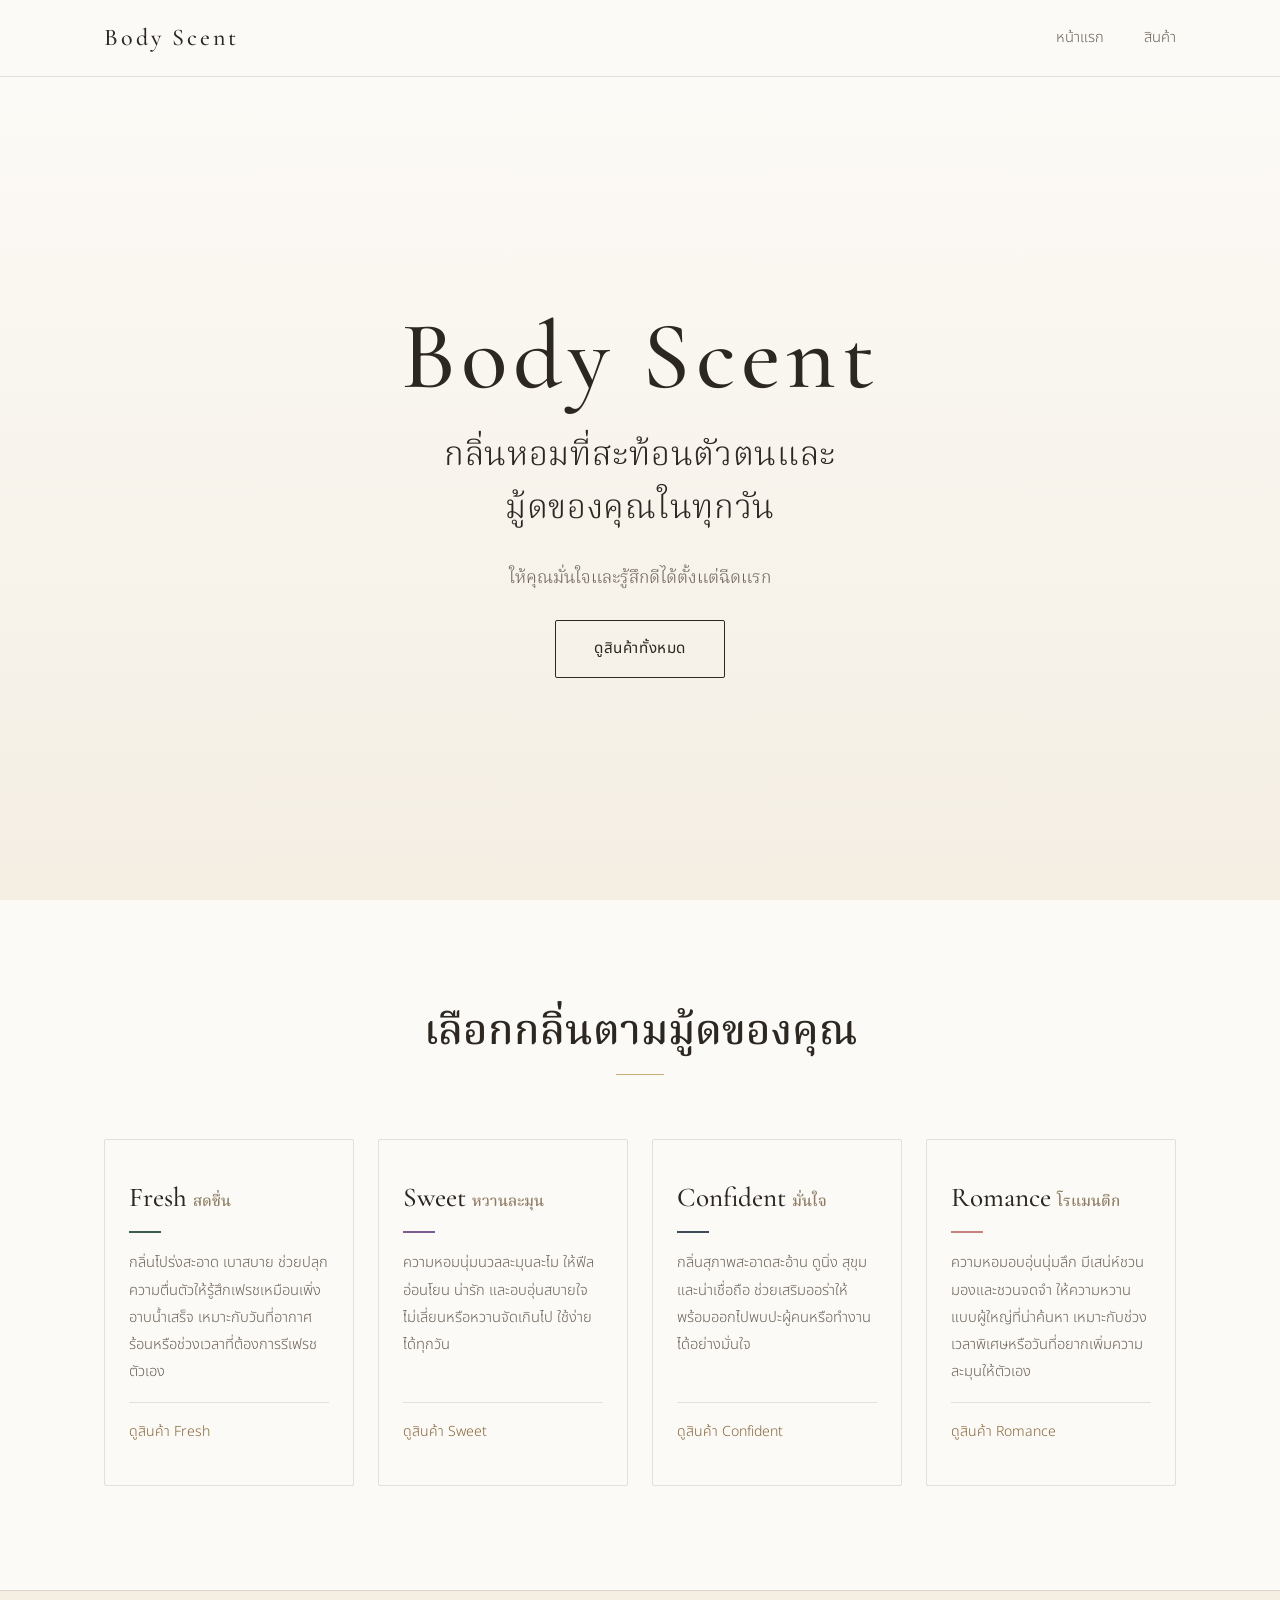
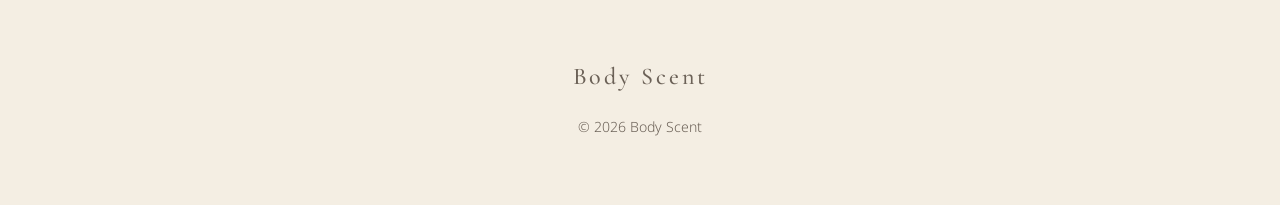
<file: index.html>
<!DOCTYPE html>
<html lang="th">
<head>
  <meta charset="UTF-8">
  <meta name="viewport" content="width=device-width, initial-scale=1">
  <title>Body Scent — กลิ่นหอมที่สะท้อนตัวตนและมู้ดของคุณ</title>
  <meta name="description" content="Body Scent น้ำหอมฉีดตัวและโรลออน กลิ่นหอมที่สะท้อนตัวตนและมู้ดของคุณในทุกวัน">
  <link rel="stylesheet" href="style.css">
  <style>
    /* สไตล์เฉพาะหน้าแรก */
    .hero--full {
      display: flex;
      align-items: center;
      min-height: calc(100vh - 77px);
      min-height: calc(100svh - 77px);
    }

    .hero--full .container {
      padding-top: var(--space-5);
      padding-bottom: var(--space-5);
    }

    .hero__brand {
      display: block;
      margin-bottom: var(--space-2);
      font-size: clamp(3rem, 9vw, 6rem);
      letter-spacing: 0.06em;
    }

    .hero__tagline {
      display: block;
      max-width: 22ch;
      margin: 0 auto;
      font-family: var(--font-serif-th);
      font-weight: 300;
      font-size: clamp(1.4rem, 3.4vw, 2.1rem);
      line-height: 1.6;
    }

    .hero--full .lead {
      margin: var(--space-3) auto 0;
    }

    .mood-grid {
      display: grid;
      grid-template-columns: repeat(auto-fit, minmax(230px, 1fr));
      gap: var(--space-3);
    }

    .mood-card {
      display: flex;
      flex-direction: column;
      padding: var(--space-4) var(--space-3);
      border: 1px solid var(--line-soft);
      border-radius: var(--radius);
      background: transparent;
      transition: border-color 0.3s;
    }

    .mood-card:hover {
      border-color: var(--bronze);
    }

    .mood-card h3 {
      margin-bottom: 0;
      font-size: 1.7rem;
    }

    .mood-card__th {
      font-family: var(--font-serif-th);
      font-size: 0.95rem;
      color: var(--beige-deep);
    }

    .mood-card p {
      flex: 1;
      font-size: 0.92rem;
    }

    .mood-card__link {
      padding-top: var(--space-2);
      border-top: 1px solid var(--line-soft);
      font-size: 0.88rem;
      color: var(--bronze-text);
    }
  </style>
</head>
<body>

  <header class="site-header">
    <div class="container">
      <a class="brand" href="index.html">Body Scent</a>
      <nav class="nav" aria-label="เมนูหลัก">
        <a href="index.html" aria-current="page">หน้าแรก</a>
        <a href="product.html">สินค้า</a>
      </nav>
    </div>
  </header>

  <main>
    <section class="hero hero--full">
      <div class="container">
        <h1>
          <span class="hero__brand">Body Scent</span>
          <span class="hero__tagline">กลิ่นหอมที่สะท้อนตัวตนและมู้ดของคุณในทุกวัน</span>
        </h1>
        <p class="lead">ให้คุณมั่นใจและรู้สึกดีได้ตั้งแต่ฉีดแรก</p>
        <a class="btn" href="product.html">ดูสินค้าทั้งหมด</a>
      </div>
    </section>

    <section class="section" id="moods">
      <div class="container">
        <div class="section-head is-center">
          <h2>เลือกกลิ่นตามมู้ดของคุณ</h2>
          <div class="heading-rule" aria-hidden="true"></div>
        </div>

        <div class="mood-grid">
          <a class="mood-card" data-mood="fresh" href="product.html?mood=fresh">
            <h3>Fresh <span class="mood-card__th">สดชื่น</span></h3>
            <span class="mood-line" aria-hidden="true"></span>
            <p>กลิ่นโปร่งสะอาด เบาสบาย ช่วยปลุกความตื่นตัวให้รู้สึกเฟรชเหมือนเพิ่งอาบน้ำเสร็จ เหมาะกับวันที่อากาศร้อนหรือช่วงเวลาที่ต้องการรีเฟรชตัวเอง</p>
            <span class="mood-card__link">ดูสินค้า Fresh</span>
          </a>

          <a class="mood-card" data-mood="sweet" href="product.html?mood=sweet">
            <h3>Sweet <span class="mood-card__th">หวานละมุน</span></h3>
            <span class="mood-line" aria-hidden="true"></span>
            <p>ความหอมนุ่มนวลละมุนละไม ให้ฟีลอ่อนโยน น่ารัก และอบอุ่นสบายใจ ไม่เลี่ยนหรือหวานจัดเกินไป ใช้ง่ายได้ทุกวัน</p>
            <span class="mood-card__link">ดูสินค้า Sweet</span>
          </a>

          <a class="mood-card" data-mood="confident" href="product.html?mood=confident">
            <h3>Confident <span class="mood-card__th">มั่นใจ</span></h3>
            <span class="mood-line" aria-hidden="true"></span>
            <p>กลิ่นสุภาพสะอาดสะอ้าน ดูนิ่ง สุขุม และน่าเชื่อถือ ช่วยเสริมออร่าให้พร้อมออกไปพบปะผู้คนหรือทำงานได้อย่างมั่นใจ</p>
            <span class="mood-card__link">ดูสินค้า Confident</span>
          </a>

          <a class="mood-card" data-mood="romance" href="product.html?mood=romance">
            <h3>Romance <span class="mood-card__th">โรแมนติก</span></h3>
            <span class="mood-line" aria-hidden="true"></span>
            <p>ความหอมอบอุ่นนุ่มลึก มีเสน่ห์ชวนมองและชวนจดจำ ให้ความหวานแบบผู้ใหญ่ที่น่าค้นหา เหมาะกับช่วงเวลาพิเศษหรือวันที่อยากเพิ่มความละมุนให้ตัวเอง</p>
            <span class="mood-card__link">ดูสินค้า Romance</span>
          </a>
        </div>
      </div>
    </section>
  </main>

  <footer class="site-footer">
    <div class="container">
      <span class="brand">Body Scent</span>
      <p style="margin: 0 auto;">&copy; 2026 Body Scent</p>
    </div>
  </footer>

  <script src="script.js"></script>
</body>
</html>
</file>
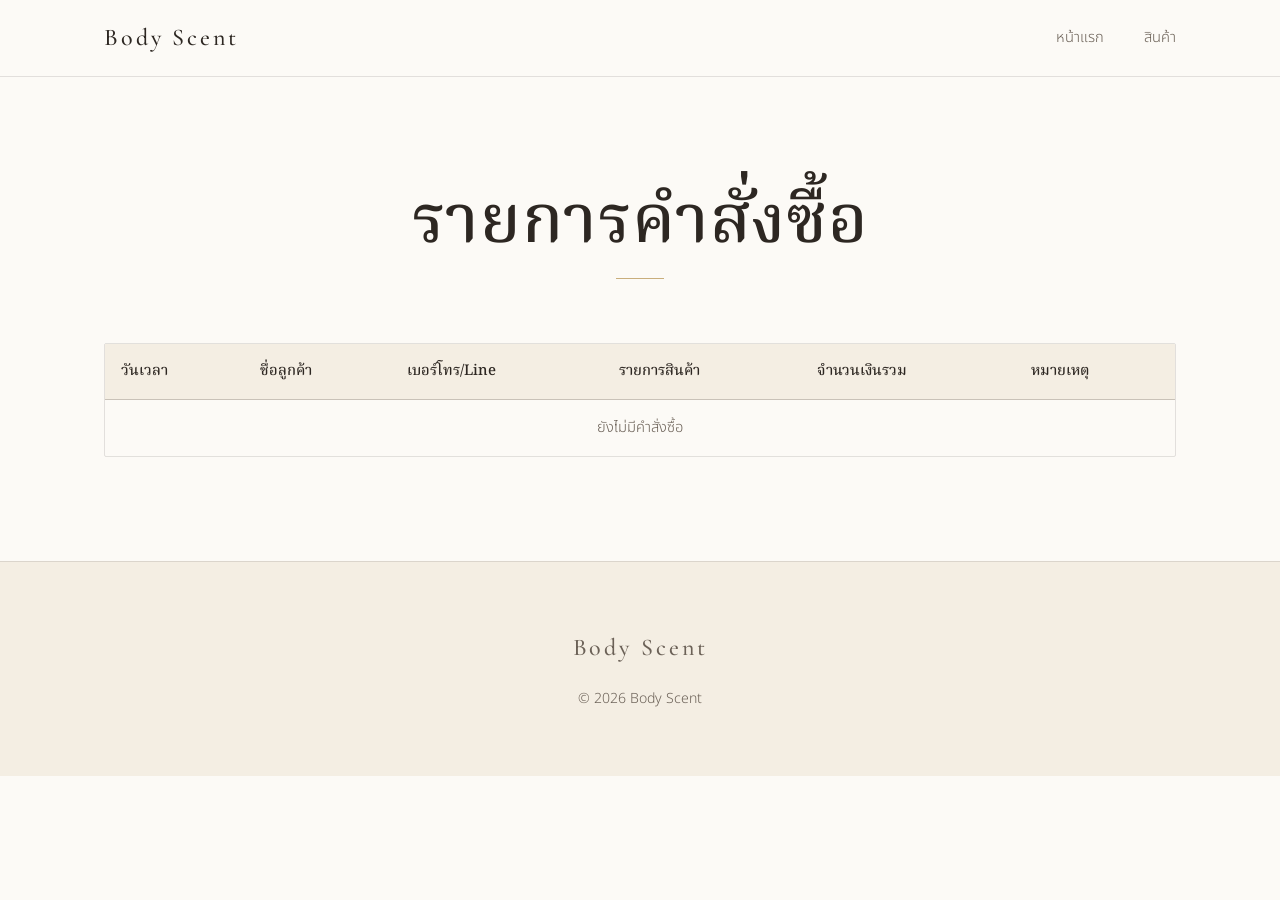
<file: admin.html>
<!DOCTYPE html>
<html lang="th">
<head>
  <meta charset="UTF-8">
  <meta name="viewport" content="width=device-width, initial-scale=1">
  <meta name="robots" content="noindex, nofollow">
  <title>รายการคำสั่งซื้อ — Body Scent</title>
  <link rel="stylesheet" href="style.css">
  <style>
    /* สไตล์เฉพาะหน้าแอดมิน */
    .table-wrap {
      overflow-x: auto;
      border: 1px solid var(--line-soft);
      border-radius: var(--radius);
    }

    #ordersTable {
      width: 100%;
      min-width: 760px;
      border-collapse: collapse;
      font-size: 0.92rem;
      line-height: 1.6;
    }

    #ordersTable th,
    #ordersTable td {
      padding: var(--space-2);
      text-align: left;
      vertical-align: top;
      border-bottom: 1px solid var(--line-soft);
    }

    #ordersTable thead th {
      font-family: var(--font-serif-th);
      font-weight: 500;
      color: var(--ink);
      background: var(--cream);
      border-bottom: 1px solid var(--line);
      white-space: nowrap;
    }

    #ordersTable tbody tr:last-child td {
      border-bottom: 0;
    }

    #ordersTable td {
      color: var(--ink-soft);
    }
  </style>
</head>
<body>

  <header class="site-header">
    <div class="container">
      <a class="brand" href="index.html">Body Scent</a>
      <nav class="nav" aria-label="เมนูหลัก">
        <a href="index.html">หน้าแรก</a>
        <a href="product.html">สินค้า</a>
      </nav>
    </div>
  </header>

  <main>
    <section class="section">
      <div class="container">
        <div class="section-head is-center">
          <h1>รายการคำสั่งซื้อ</h1>
          <div class="heading-rule" aria-hidden="true"></div>
        </div>

        <div class="table-wrap">
          <table id="ordersTable">
            <thead>
              <tr>
                <th>วันเวลา</th>
                <th>ชื่อลูกค้า</th>
                <th>เบอร์โทร/Line</th>
                <th>รายการสินค้า</th>
                <th>จำนวนเงินรวม</th>
                <th>หมายเหตุ</th>
              </tr>
            </thead>
            <tbody></tbody>
          </table>
        </div>
      </div>
    </section>
  </main>

  <footer class="site-footer">
    <div class="container">
      <span class="brand">Body Scent</span>
      <p style="margin: 0 auto;">&copy; 2026 Body Scent</p>
    </div>
  </footer>

  <script src="script.js"></script>
</body>
</html>
</file>
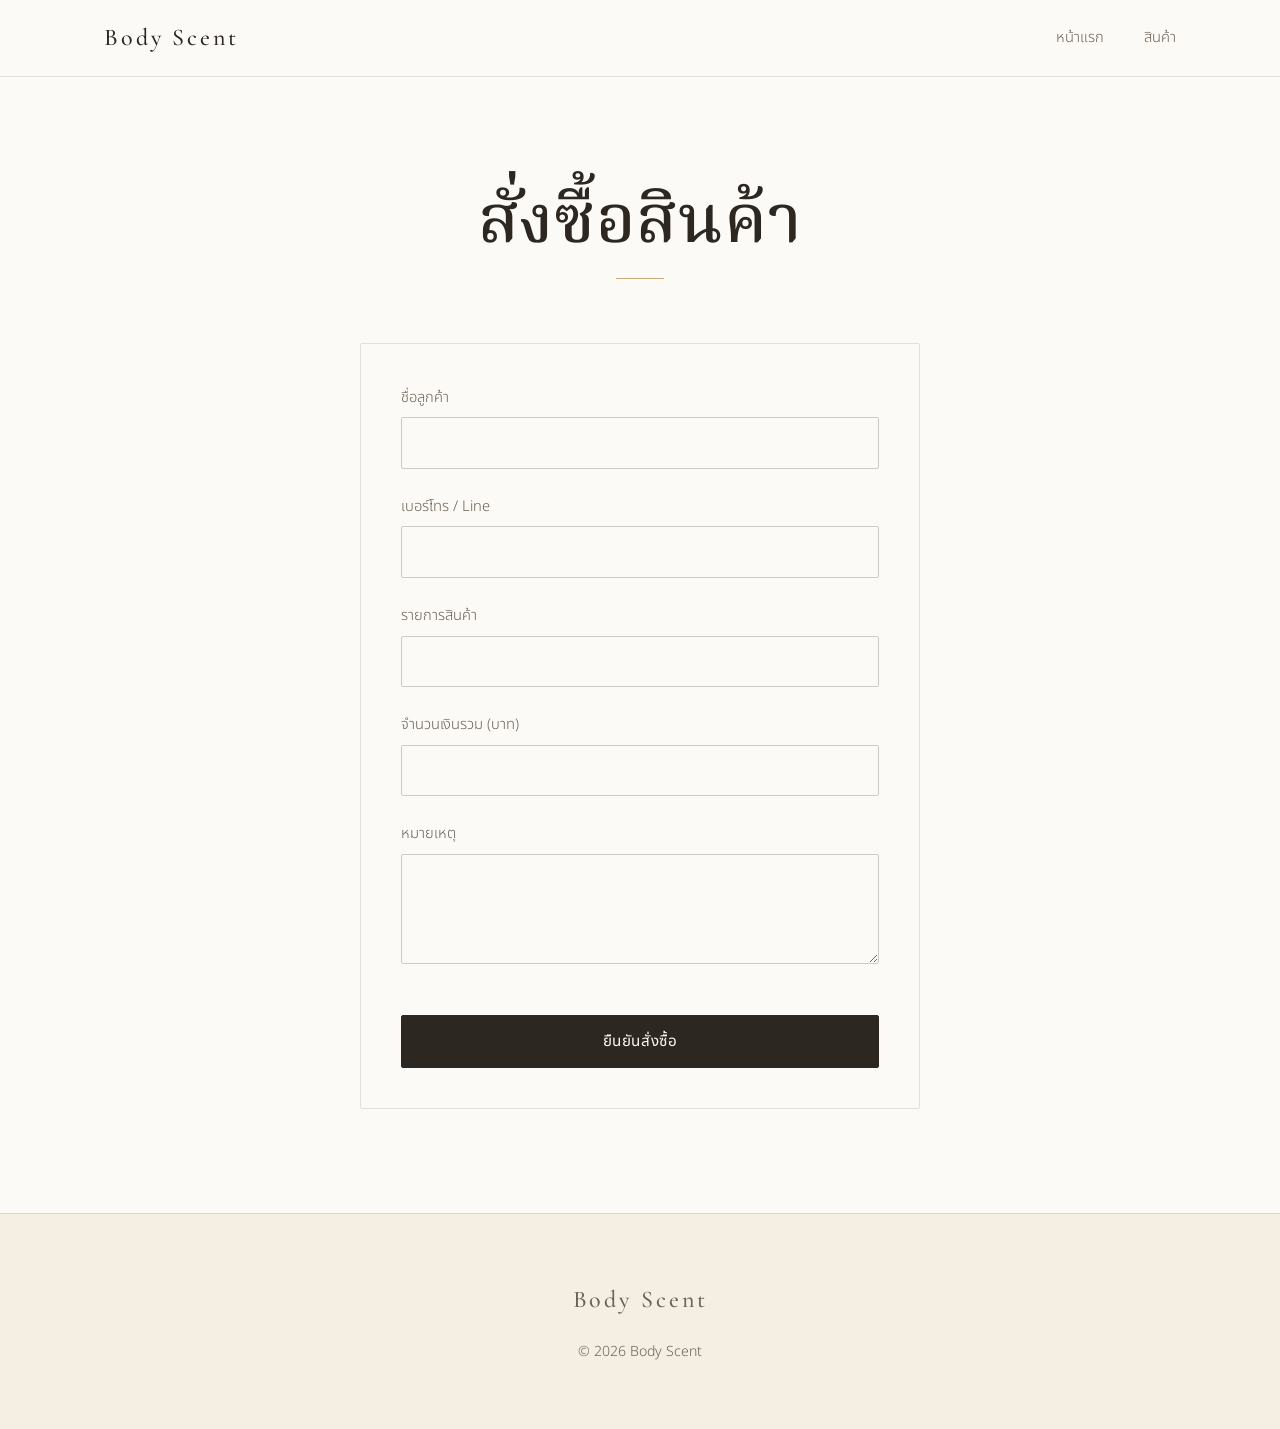
<file: order.html>
<!DOCTYPE html>
<html lang="th">
<head>
  <meta charset="UTF-8">
  <meta name="viewport" content="width=device-width, initial-scale=1">
  <title>สั่งซื้อสินค้า — Body Scent</title>
  <link rel="stylesheet" href="style.css">
  <style>
    /* สไตล์เฉพาะหน้าสั่งซื้อ */
    .order-box {
      max-width: 560px;
      margin: 0 auto;
      padding: var(--space-4);
      border: 1px solid var(--line-soft);
      border-radius: var(--radius);
    }

    .form-field {
      margin-bottom: var(--space-3);
    }

    .form-field label {
      display: block;
      margin-bottom: 0.4rem;
      font-size: 0.92rem;
      color: var(--ink-soft);
    }

    .form-field input,
    .form-field textarea {
      width: 100%;
      padding: 0.8rem 1rem;
      font-family: var(--font-sans);
      font-size: 1rem;
      font-weight: 300;
      color: var(--ink);
      background: transparent;
      border: 1px solid var(--line);
      border-radius: var(--radius);
      transition: border-color 0.3s;
    }

    .form-field textarea {
      min-height: 110px;
      resize: vertical;
    }

    .form-field input:focus,
    .form-field textarea:focus {
      outline: none;
      border-color: var(--bronze);
    }

    .order-box .btn {
      width: 100%;
      margin-top: var(--space-2);
    }

    @media (max-width: 640px) {
      .order-box {
        padding: var(--space-3) var(--space-2);
      }
    }
  </style>
</head>
<body>

  <header class="site-header">
    <div class="container">
      <a class="brand" href="index.html">Body Scent</a>
      <nav class="nav" aria-label="เมนูหลัก">
        <a href="index.html">หน้าแรก</a>
        <a href="product.html">สินค้า</a>
      </nav>
    </div>
  </header>

  <main>
    <section class="section">
      <div class="container">
        <div class="section-head is-center">
          <h1>สั่งซื้อสินค้า</h1>
          <div class="heading-rule" aria-hidden="true"></div>
        </div>

        <div class="order-box">
          <form id="orderForm">
            <div class="form-field">
              <label for="customerName">ชื่อลูกค้า</label>
              <input type="text" id="customerName" name="customerName" autocomplete="name" required>
            </div>

            <div class="form-field">
              <label for="contact">เบอร์โทร / Line</label>
              <input type="text" id="contact" name="contact" autocomplete="tel" required>
            </div>

            <div class="form-field">
              <label for="items">รายการสินค้า</label>
              <input type="text" id="items" name="items" required>
            </div>

            <div class="form-field">
              <label for="total">จำนวนเงินรวม (บาท)</label>
              <input type="number" id="total" name="total" min="0" required>
            </div>

            <div class="form-field">
              <label for="note">หมายเหตุ</label>
              <textarea id="note" name="note"></textarea>
            </div>

            <button type="submit" class="btn btn--primary">ยืนยันสั่งซื้อ</button>
          </form>
        </div>
      </div>
    </section>
  </main>

  <footer class="site-footer">
    <div class="container">
      <span class="brand">Body Scent</span>
      <p style="margin: 0 auto;">&copy; 2026 Body Scent</p>
    </div>
  </footer>

  <script src="script.js"></script>
</body>
</html>
</file>
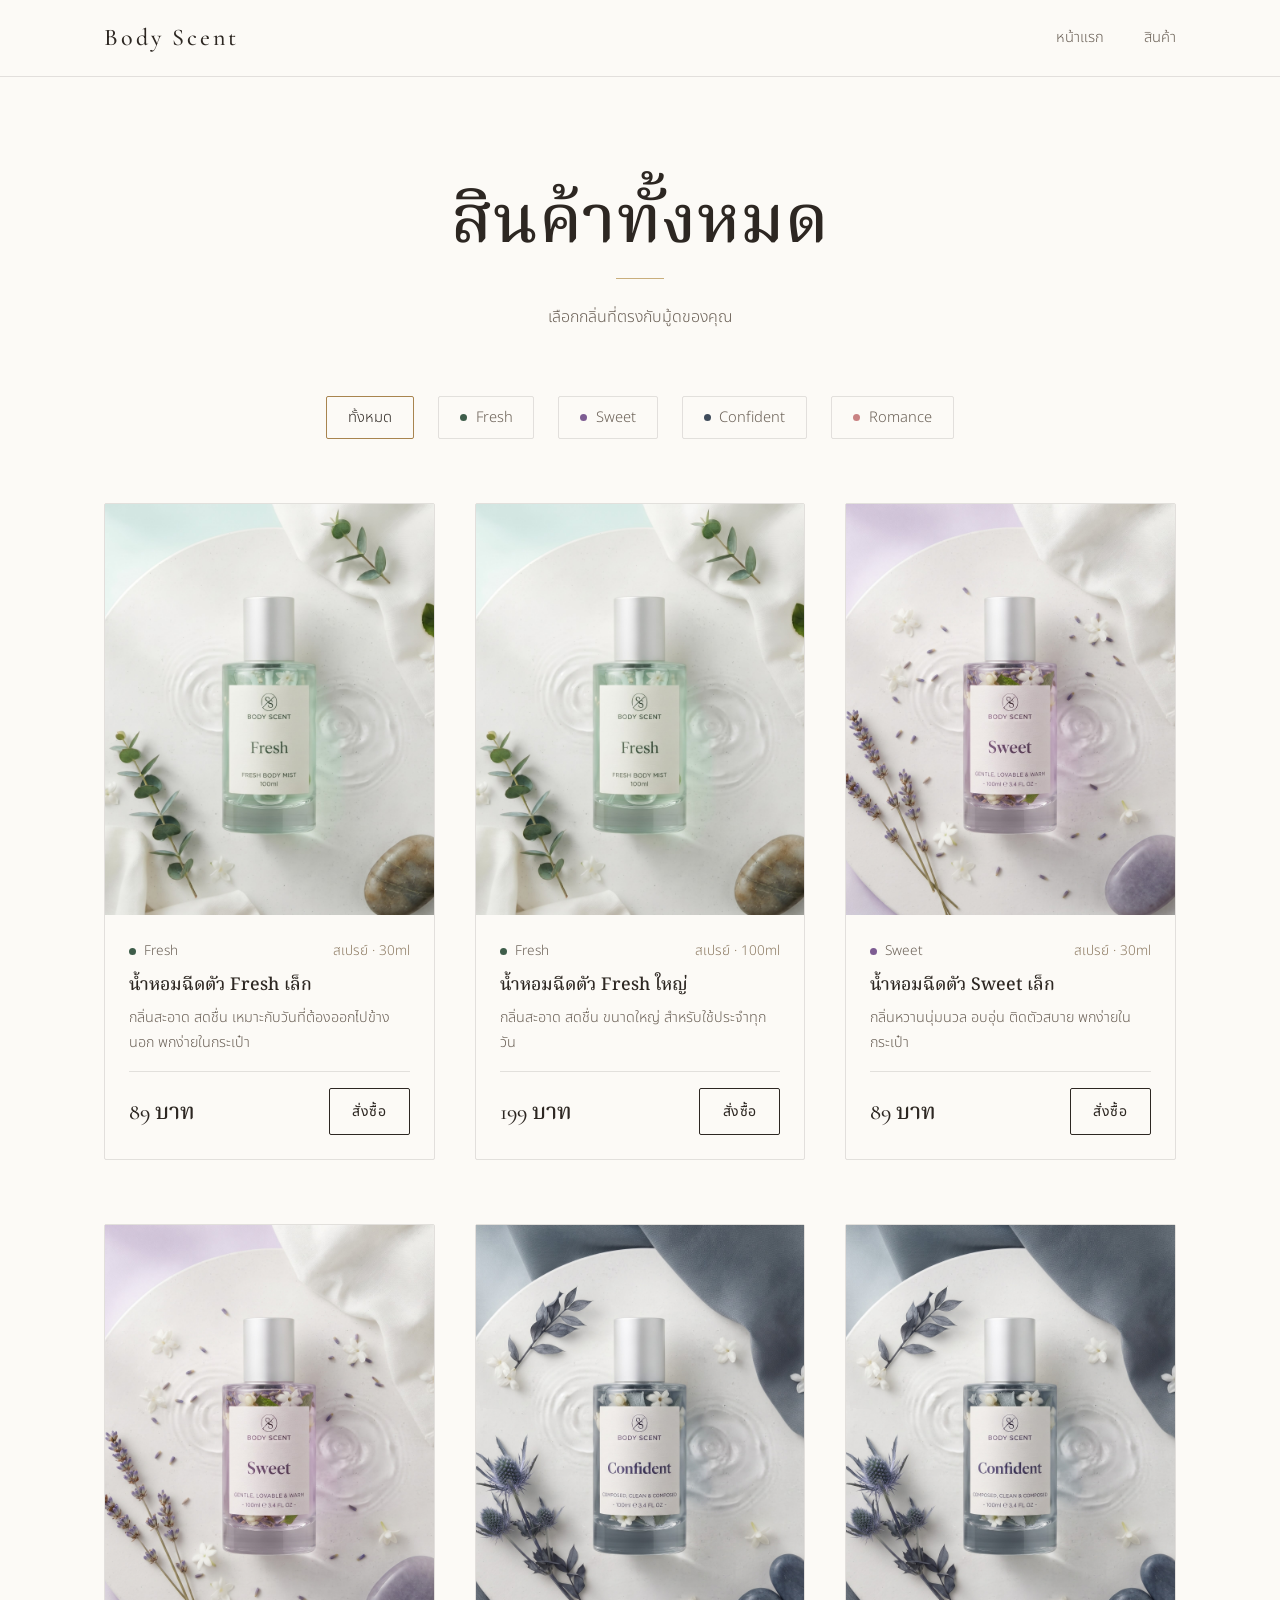
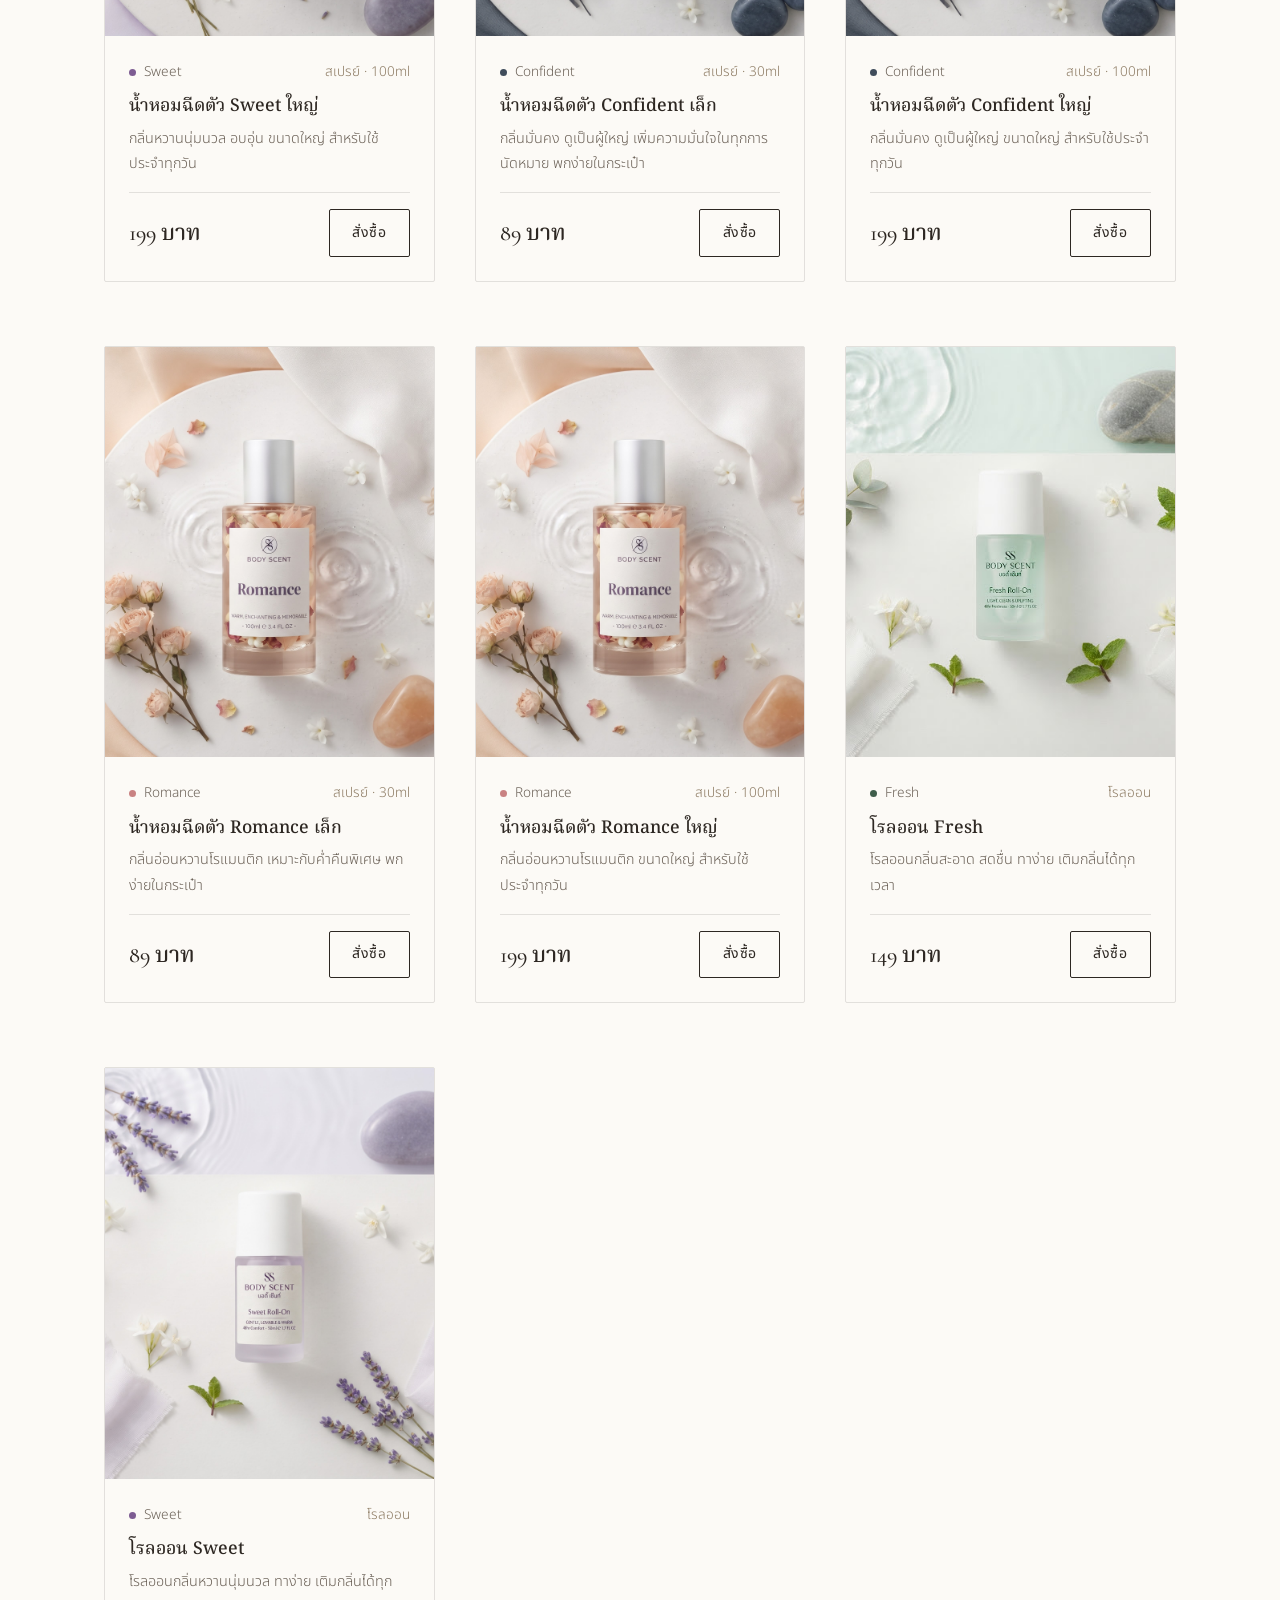
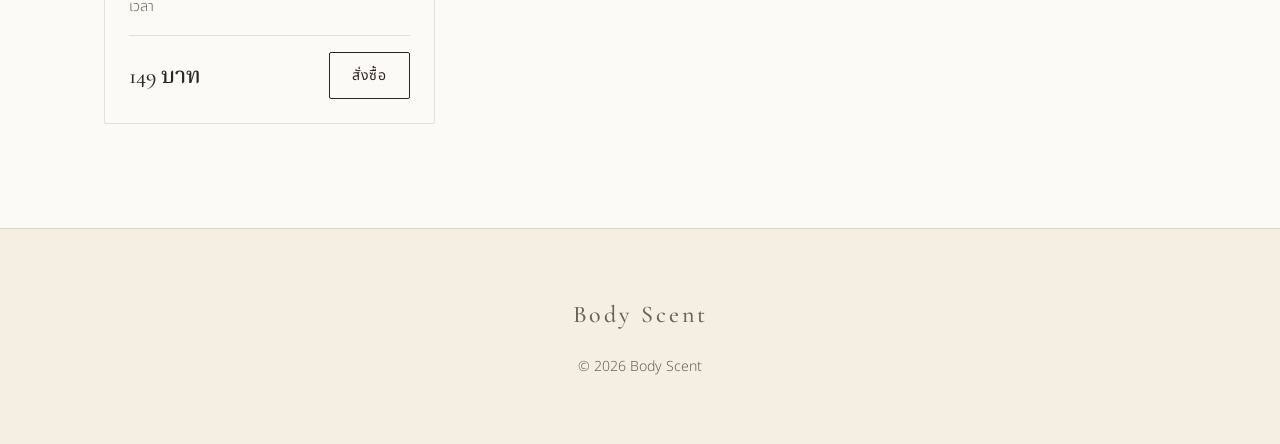
<file: product.html>
<!DOCTYPE html>
<html lang="th">
<head>
  <meta charset="UTF-8">
  <meta name="viewport" content="width=device-width, initial-scale=1">
  <title>สินค้าทั้งหมด — Body Scent</title>
  <meta name="description" content="น้ำหอมฉีดตัวและโรลออน Body Scent เลือกกลิ่นตามมู้ด Fresh, Sweet, Confident และ Romance">
  <link rel="stylesheet" href="style.css">
</head>
<body>

  <header class="site-header">
    <div class="container">
      <a class="brand" href="index.html">Body Scent</a>
      <nav class="nav" aria-label="เมนูหลัก">
        <a href="index.html">หน้าแรก</a>
        <a href="product.html" aria-current="page">สินค้า</a>
      </nav>
    </div>
  </header>

  <main>
    <section class="section">
      <div class="container">
        <div class="section-head is-center">
          <h1>สินค้าทั้งหมด</h1>
          <div class="heading-rule" aria-hidden="true"></div>
          <p style="margin-left: auto; margin-right: auto;">เลือกกลิ่นที่ตรงกับมู้ดของคุณ</p>
        </div>

        <div id="filter-bar"></div>

        <div id="product-list" class="product-grid"></div>
      </div>
    </section>
  </main>

  <footer class="site-footer">
    <div class="container">
      <span class="brand">Body Scent</span>
      <p style="margin: 0 auto;">&copy; 2026 Body Scent</p>
    </div>
  </footer>

  <script src="script.js"></script>
</body>
</html>
</file>
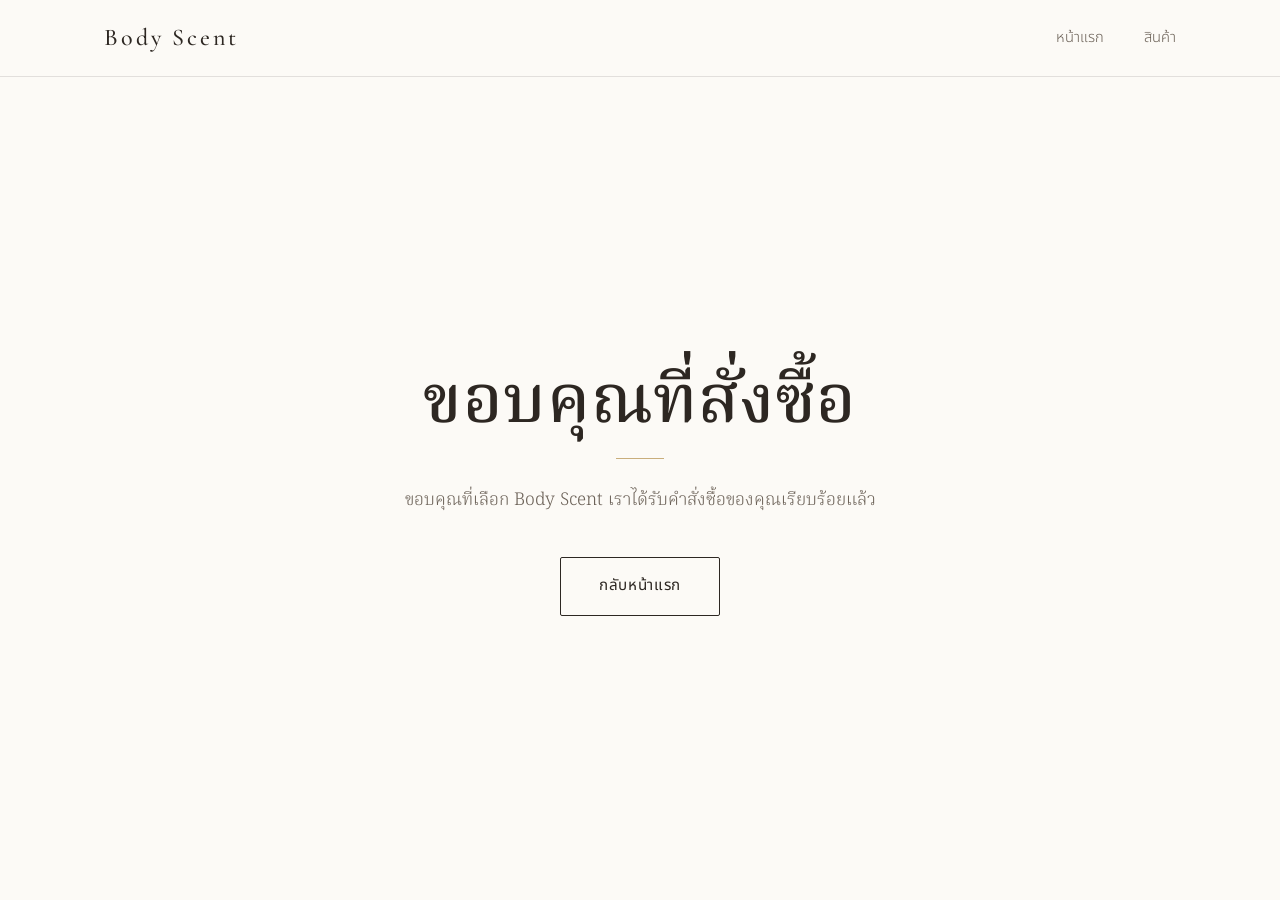
<file: thankyou.html>
<!DOCTYPE html>
<html lang="th">
<head>
  <meta charset="UTF-8">
  <meta name="viewport" content="width=device-width, initial-scale=1">
  <title>ขอบคุณที่สั่งซื้อ — Body Scent</title>
  <link rel="stylesheet" href="style.css">
  <style>
    .thanks {
      display: flex;
      align-items: center;
      min-height: calc(100vh - 77px);
      min-height: calc(100svh - 77px);
      text-align: center;
    }

    .thanks p {
      margin-left: auto;
      margin-right: auto;
    }

    .thanks .btn {
      margin-top: var(--space-3);
    }
  </style>
</head>
<body>

  <header class="site-header">
    <div class="container">
      <a class="brand" href="index.html">Body Scent</a>
      <nav class="nav" aria-label="เมนูหลัก">
        <a href="index.html">หน้าแรก</a>
        <a href="product.html">สินค้า</a>
      </nav>
    </div>
  </header>

  <main class="thanks">
    <div class="container">
      <h1>ขอบคุณที่สั่งซื้อ</h1>
      <div class="heading-rule" aria-hidden="true" style="justify-content: center;"></div>
      <p class="lead">ขอบคุณที่เลือก Body Scent เราได้รับคำสั่งซื้อของคุณเรียบร้อยแล้ว</p>
      <a class="btn" href="index.html">กลับหน้าแรก</a>
    </div>
  </main>

  <script src="script.js"></script>
</body>
</html>
</file>
<file: style.css>
/* ==========================================================
   Body Scent — Theme (premium, minimal)
   ขาว-ครีม-เบจเข้ม + accent ทอง/บรอนซ์อ่อน
   ========================================================== */

@import url("https://fonts.googleapis.com/css2?family=Cormorant+Garamond:wght@400;500;600&family=Noto+Serif+Thai:wght@300;400;500&family=Noto+Sans+Thai:wght@300;400;500&display=swap");

/* ---------- Design tokens ---------- */
:root {
  /* พื้นหลัง */
  --ivory: #fcfaf6;
  --cream: #f4eee3;
  --sand: #e7dcc8;

  /* ตัวอักษร / เส้น */
  --ink: #2d2722;
  --ink-soft: #6b6157;
  --beige-deep: #8c7a62;
  --line: rgba(45, 39, 34, 0.22);
  --line-soft: rgba(45, 39, 34, 0.12);

  /* accent ทอง/บรอนซ์อ่อน */
  --bronze: #a8844f;
  --bronze-text: #86663a; /* เข้มกว่า สำหรับข้อความ ให้อ่านชัด */
  --gold-soft: #c9ae7c;

  /* สีของแต่ละ mood (ใช้แค่จุดเล็กๆ) */
  --mood-fresh: #3e5d4a;
  --mood-sweet: #7d5c92;
  --mood-confident: #3f4c5b;
  --mood-romance: #c98282;

  /* ฟอนต์ */
  --font-serif: "Cormorant Garamond", "Noto Serif Thai", "Times New Roman", serif;
  --font-serif-th: "Noto Serif Thai", "Cormorant Garamond", serif;
  --font-sans: "Noto Sans Thai", "Helvetica Neue", Arial, sans-serif;

  /* spacing */
  --space-1: 0.5rem;
  --space-2: 1rem;
  --space-3: 1.5rem;
  --space-4: 2.5rem;
  --space-5: 4rem;
  --space-6: 6.5rem;

  --container: 1120px;
  --radius: 2px;
}

/* ---------- Reset & base ---------- */
*,
*::before,
*::after {
  box-sizing: border-box;
}

html {
  scroll-behavior: smooth;
  -webkit-text-size-adjust: 100%;
}

body {
  margin: 0;
  background: var(--ivory);
  color: var(--ink);
  font-family: var(--font-sans);
  font-weight: 300;
  font-size: 1rem;
  line-height: 1.85;
  -webkit-font-smoothing: antialiased;
}

img {
  display: block;
  max-width: 100%;
  height: auto;
}

a {
  color: inherit;
  text-decoration: none;
}

p {
  margin: 0 0 var(--space-2);
  color: var(--ink-soft);
  max-width: 62ch;
}

:focus-visible {
  outline: 1px solid var(--bronze);
  outline-offset: 4px;
}

/* ---------- Typography ---------- */
h1,
h2,
h3,
h4 {
  margin: 0 0 var(--space-2);
  font-family: var(--font-serif);
  font-weight: 500;
  line-height: 1.3;
  color: var(--ink);
}

h1 {
  font-size: clamp(2.4rem, 6vw, 4.2rem);
  letter-spacing: 0.01em;
  line-height: 1.2;
}

h2 {
  font-size: clamp(1.8rem, 4vw, 2.6rem);
}

h3 {
  font-size: 1.35rem;
}

.lead {
  font-family: var(--font-serif-th);
  font-weight: 300;
  font-size: 1.1rem;
  line-height: 1.95;
  color: var(--ink-soft);
}

.price {
  font-family: var(--font-serif);
  font-size: 1.4rem;
  font-weight: 500;
  color: var(--ink);
}

/* ---------- Layout ---------- */
.container {
  width: 100%;
  max-width: var(--container);
  margin: 0 auto;
  padding: 0 var(--space-3);
}

.section {
  padding: var(--space-6) 0;
}

.section--cream {
  background: var(--cream);
}

.section--sand {
  background: var(--sand);
}

.section-head {
  margin-bottom: var(--space-5);
}

.section-head.is-center {
  text-align: center;
}

.section-head.is-center p {
  margin-left: auto;
  margin-right: auto;
}

/* เส้นใต้หัวข้อ: เส้นทองบาง + จุดสี mood เล็กๆ */
.heading-rule {
  display: flex;
  align-items: center;
  gap: 0.6rem;
  margin: var(--space-2) 0 var(--space-3);
}

.heading-rule::before {
  content: "";
  width: 48px;
  height: 1px;
  background: var(--gold-soft);
}

.section-head.is-center .heading-rule {
  justify-content: center;
}

hr {
  border: 0;
  border-top: 1px solid var(--line-soft);
  margin: var(--space-5) 0;
}

/* ---------- Header / Nav ---------- */
.site-header {
  position: sticky;
  top: 0;
  z-index: 50;
  background: rgba(252, 250, 246, 0.92);
  backdrop-filter: blur(8px);
  -webkit-backdrop-filter: blur(8px);
  border-bottom: 1px solid var(--line-soft);
}

.site-header .container {
  display: flex;
  align-items: center;
  justify-content: space-between;
  min-height: 76px;
}

.brand {
  font-family: var(--font-serif);
  font-size: 1.5rem;
  font-weight: 500;
  letter-spacing: 0.12em;
}

.nav {
  display: flex;
  gap: var(--space-4);
  font-size: 0.92rem;
}

.nav a {
  padding: 0.25rem 0;
  border-bottom: 1px solid transparent;
  color: var(--ink-soft);
  transition: color 0.3s, border-color 0.3s;
}

.nav a:hover {
  color: var(--ink);
  border-color: var(--bronze);
}

/* ---------- Buttons ---------- */
.btn {
  display: inline-block;
  padding: 0.9rem 2.4rem;
  font-family: var(--font-sans);
  font-size: 0.95rem;
  font-weight: 400;
  letter-spacing: 0.04em;
  color: var(--ink);
  background: transparent;
  border: 1px solid var(--ink);
  border-radius: var(--radius);
  cursor: pointer;
  transition: background 0.3s, color 0.3s, border-color 0.3s;
}

.btn:hover {
  background: var(--ink);
  color: var(--ivory);
}

.btn--primary {
  background: var(--ink);
  color: var(--ivory);
}

.btn--primary:hover {
  background: var(--bronze-text);
  border-color: var(--bronze-text);
}

.btn--small {
  padding: 0.6rem 1.4rem;
  font-size: 0.88rem;
}

/* ---------- Hero ---------- */
.hero {
  padding: var(--space-6) 0;
  background: linear-gradient(180deg, var(--ivory) 0%, var(--cream) 100%);
  text-align: center;
}

.hero p {
  margin-left: auto;
  margin-right: auto;
}

.hero .btn {
  margin-top: var(--space-3);
}

/* ---------- Mood system ----------
   ใส่ data-mood="fresh|sweet|confident|romance" ที่ element ใดก็ได้
   แล้วใช้ var(--mood) ได้เฉพาะจุดเล็กๆ */
[data-mood="fresh"] {
  --mood: var(--mood-fresh);
}
[data-mood="sweet"] {
  --mood: var(--mood-sweet);
}
[data-mood="confident"] {
  --mood: var(--mood-confident);
}
[data-mood="romance"] {
  --mood: var(--mood-romance);
}

.mood-dot {
  display: inline-block;
  width: 7px;
  height: 7px;
  border-radius: 50%;
  background: var(--mood, var(--gold-soft));
  flex-shrink: 0;
}

.heading-rule .mood-dot {
  width: 6px;
  height: 6px;
}

/* เส้นสั้นๆ สี mood ใต้หัวข้อ */
.mood-line {
  display: block;
  width: 32px;
  height: 2px;
  margin: var(--space-2) 0;
  background: var(--mood, var(--gold-soft));
}

.mood-tag {
  display: inline-flex;
  align-items: center;
  gap: 0.5rem;
  font-size: 0.85rem;
  color: var(--ink-soft);
}

/* ---------- Mood filter (แท็บเลือกอารมณ์) ---------- */
.mood-filter {
  display: flex;
  flex-wrap: wrap;
  justify-content: center;
  gap: var(--space-1) var(--space-3);
  margin-bottom: var(--space-5);
}

.mood-filter button {
  display: inline-flex;
  align-items: center;
  gap: 0.55rem;
  padding: 0.55rem 1.3rem;
  font-family: var(--font-sans);
  font-size: 0.92rem;
  font-weight: 300;
  color: var(--ink-soft);
  background: transparent;
  border: 1px solid var(--line-soft);
  border-radius: var(--radius);
  cursor: pointer;
  transition: color 0.3s, border-color 0.3s;
}

.mood-filter button:hover {
  color: var(--ink);
  border-color: var(--line);
}

.mood-filter button.is-active,
.mood-filter button[aria-pressed="true"] {
  color: var(--ink);
  border-color: var(--bronze);
}

/* ---------- Product grid & card ---------- */
.product-grid {
  display: grid;
  grid-template-columns: repeat(auto-fill, minmax(240px, 1fr));
  gap: var(--space-5) var(--space-4);
}

.product-card {
  display: flex;
  flex-direction: column;
  background: transparent; /* ไม่ทาสีพื้นหลังการ์ด */
  border: 1px solid var(--line-soft);
  border-radius: var(--radius);
  transition: border-color 0.3s;
}

.product-card:hover {
  border-color: var(--bronze);
}

.product-card__image {
  aspect-ratio: 4 / 5;
  background: var(--cream);
  overflow: hidden;
}

.product-card__image img {
  width: 100%;
  height: 100%;
  object-fit: cover;
}

.product-card__body {
  display: flex;
  flex-direction: column;
  flex: 1;
  padding: var(--space-3);
}

.product-card__meta {
  display: flex;
  align-items: center;
  justify-content: space-between;
  margin-bottom: var(--space-1);
  font-size: 0.85rem;
  color: var(--beige-deep);
}

.product-card h3 {
  margin-bottom: 0.4rem;
  font-family: var(--font-serif-th);
  font-size: 1.1rem;
  line-height: 1.5;
}

.product-card p {
  flex: 1;
  font-size: 0.9rem;
  line-height: 1.75;
}

.product-card__footer {
  display: flex;
  align-items: center;
  justify-content: space-between;
  padding-top: var(--space-2);
  border-top: 1px solid var(--line-soft);
}

/* ---------- Feature / info blocks ---------- */
.feature-grid {
  display: grid;
  grid-template-columns: repeat(auto-fit, minmax(220px, 1fr));
  gap: var(--space-4);
}

.feature {
  padding-top: var(--space-3);
  border-top: 1px solid var(--line);
}

.feature h3 {
  font-size: 1.2rem;
}

.feature p {
  font-size: 0.92rem;
}

/* ---------- Footer ---------- */
.site-footer {
  padding: var(--space-5) 0;
  background: var(--cream);
  border-top: 1px solid var(--line-soft);
  text-align: center;
  font-size: 0.88rem;
  color: var(--ink-soft);
}

.site-footer .brand {
  display: block;
  margin-bottom: var(--space-2);
}

/* ---------- Responsive ---------- */
@media (max-width: 900px) {
  :root {
    --space-6: 5rem;
  }
}

@media (max-width: 640px) {
  :root {
    --space-4: 2rem;
    --space-5: 3rem;
    --space-6: 4rem;
  }

  body {
    font-size: 0.96rem;
  }

  .container {
    padding: 0 var(--space-2);
  }

  .site-header .container {
    min-height: 64px;
  }

  .nav {
    gap: var(--space-3);
    font-size: 0.85rem;
  }

  .product-grid {
    grid-template-columns: repeat(2, 1fr);
    gap: var(--space-4) var(--space-2);
  }

  .product-card__body {
    padding: var(--space-2);
  }

  .product-card__footer {
    flex-direction: column;
    align-items: flex-start;
    gap: var(--space-1);
  }

  .btn {
    padding: 0.85rem 1.8rem;
  }

  .mood-filter {
    gap: var(--space-1);
  }
}

@media (max-width: 380px) {
  .product-grid {
    grid-template-columns: 1fr;
  }
}

@media (prefers-reduced-motion: reduce) {
  html {
    scroll-behavior: auto;
  }
  * {
    transition: none !important;
  }
}
</file>
